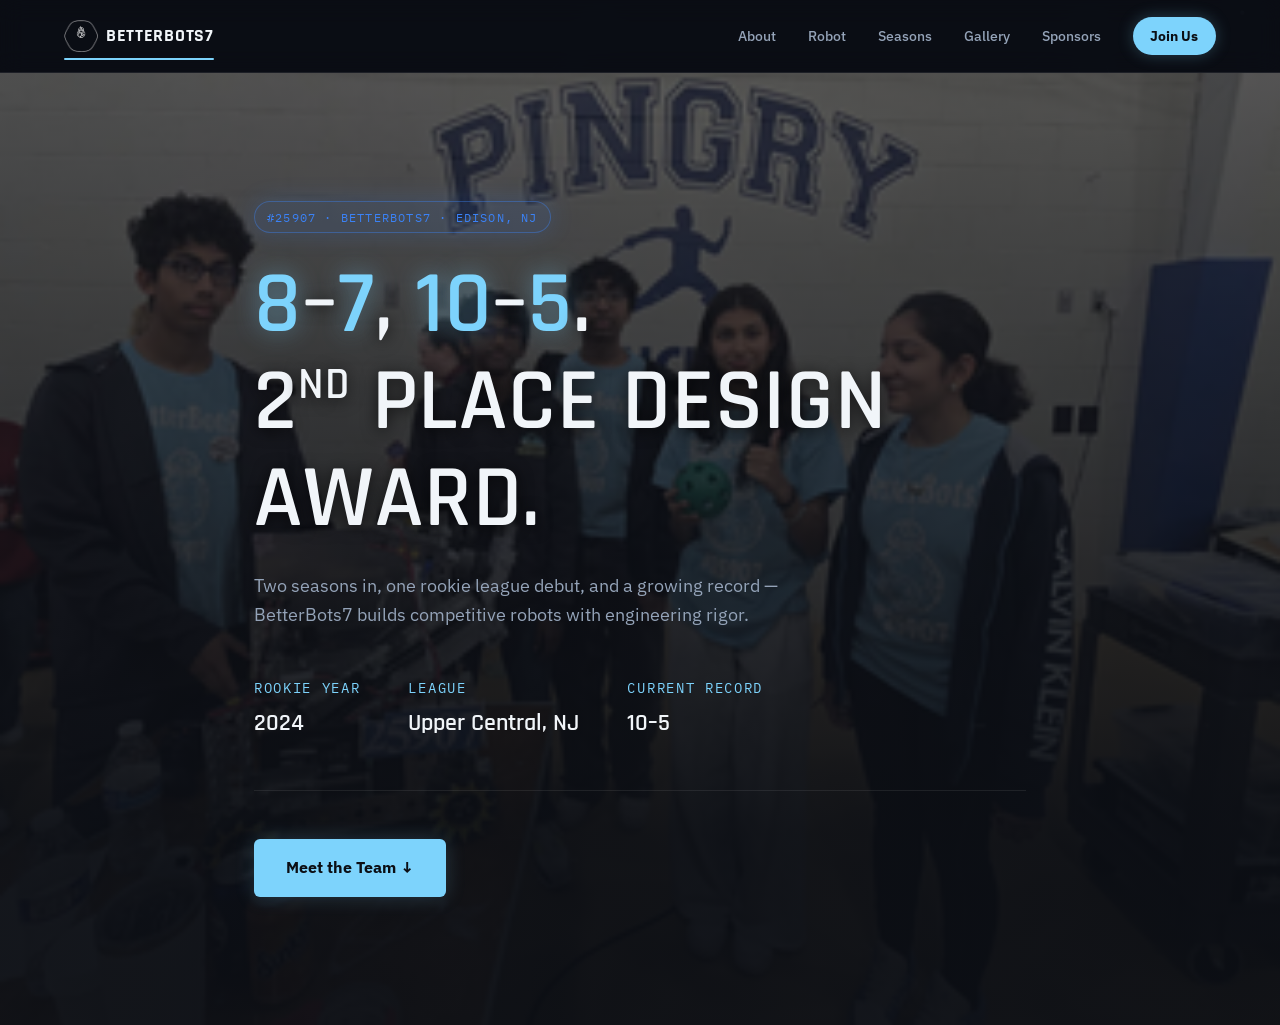
<file: index.html>
<!DOCTYPE html>
<html lang="en">
<head>
  <meta charset="UTF-8">
  <meta name="viewport" content="width=device-width, initial-scale=1">
  <title>BetterBots7 — FTC Team 25907 | Edison, NJ</title>
  <meta name="description" content="BetterBots7, FTC Robotics Team 25907 from Edison, NJ. Precision engineering, competitive results, and a rookie season that earned a Design Award.">
  <meta name="google-site-verification" content="ceASi6CBJ2-OFBX2RIFBFysR0HlBfrGkdrSK5sV07hs" />
  <meta name="google-site-verification" content="F-q0eqtkEG5CcOsSsQe8ecyDj1Gd4ppdkoxcbU5PjQ0" />

  <link rel="preconnect" href="https://fonts.googleapis.com">
  <link rel="preconnect" href="https://fonts.gstatic.com" crossorigin>
  <link href="https://fonts.googleapis.com/css2?family=Rajdhani:wght@500;600;700&family=IBM+Plex+Sans:wght@300;400;500;600&family=IBM+Plex+Mono:wght@400;500&display=swap" rel="stylesheet">

  <link rel="icon" type="image/png" href="images/favicon.png?v=4">
  <link rel="stylesheet" href="css/style.css?v=16">
</head>
<body>

  <div class="bg-ambient" aria-hidden="true">
    <canvas id="bgCanvas" class="bg-canvas"></canvas>
  </div>

  <header class="site-nav">
    <div class="container nav-inner">
      <a href="index.html" class="nav-brand" aria-current="page"><img src="images/logo-icon.png" alt="" class="nav-brand-logo">BETTERBOTS7</a>
      <nav class="nav-links" aria-label="Primary">
        <a href="about.html">About</a>
        <a href="robot.html">Robot</a>
        <a href="seasons.html">Seasons</a>
        <a href="gallery.html">Gallery</a>
        <a href="sponsors.html">Sponsors</a>
        <a href="join.html" class="nav-cta">Join Us</a>
      </nav>
    </div>
  </header>

  <main id="top">

    <!-- ============ HERO ============ -->
    <section class="hero" id="hero">
      <div class="hero-scrim"></div>
      <div class="container hero-inner">
        <span class="badge-id">#25907 · BETTERBOTS7 · EDISON, NJ</span>
        <h1 class="hero-headline">
          <span class="stat-count" data-target="8">0</span>–<span class="stat-count" data-target="7">0</span>,
          <span class="stat-count" data-target="10">0</span>–<span class="stat-count" data-target="5">0</span>.<br>
          2<sup>ND</sup> PLACE DESIGN AWARD.
        </h1>
        <p class="hero-sub">
          Two seasons in, one rookie league debut, and a growing record —
          BetterBots7 builds competitive robots with engineering rigor.
        </p>
        <div class="hero-meta">
          <div class="hero-meta-item">
            <span class="eyebrow">Rookie Year</span>
            <span class="hero-meta-value">2024</span>
          </div>
          <div class="hero-meta-item">
            <span class="eyebrow">League</span>
            <span class="hero-meta-value">Upper Central, NJ</span>
          </div>
          <div class="hero-meta-item">
            <span class="eyebrow">Current Record</span>
            <span class="hero-meta-value">10–5</span>
          </div>
        </div>
        <a href="about.html" class="btn-primary">Meet the Team ↓</a>
      </div>
    </section>

  </main>

  <script src="js/main.js?v=4" defer></script>
</body>
</html>
</file>
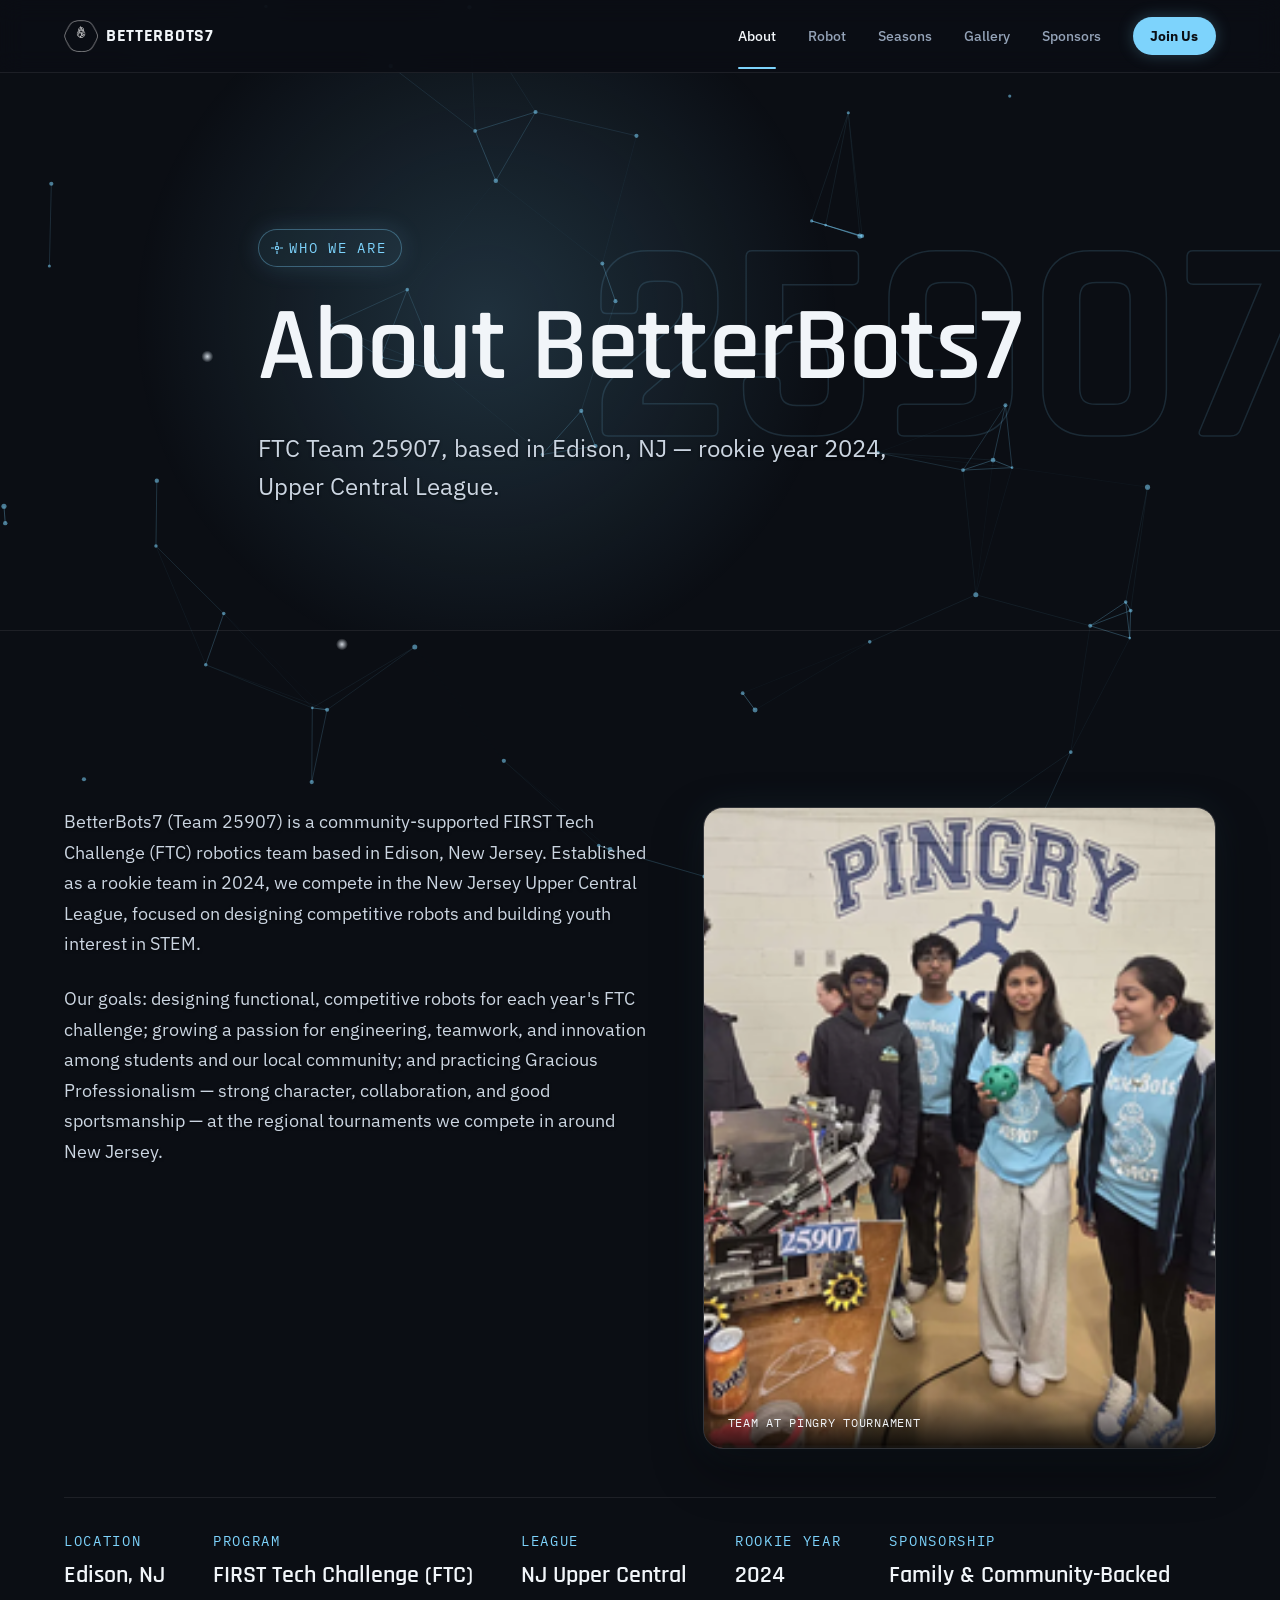
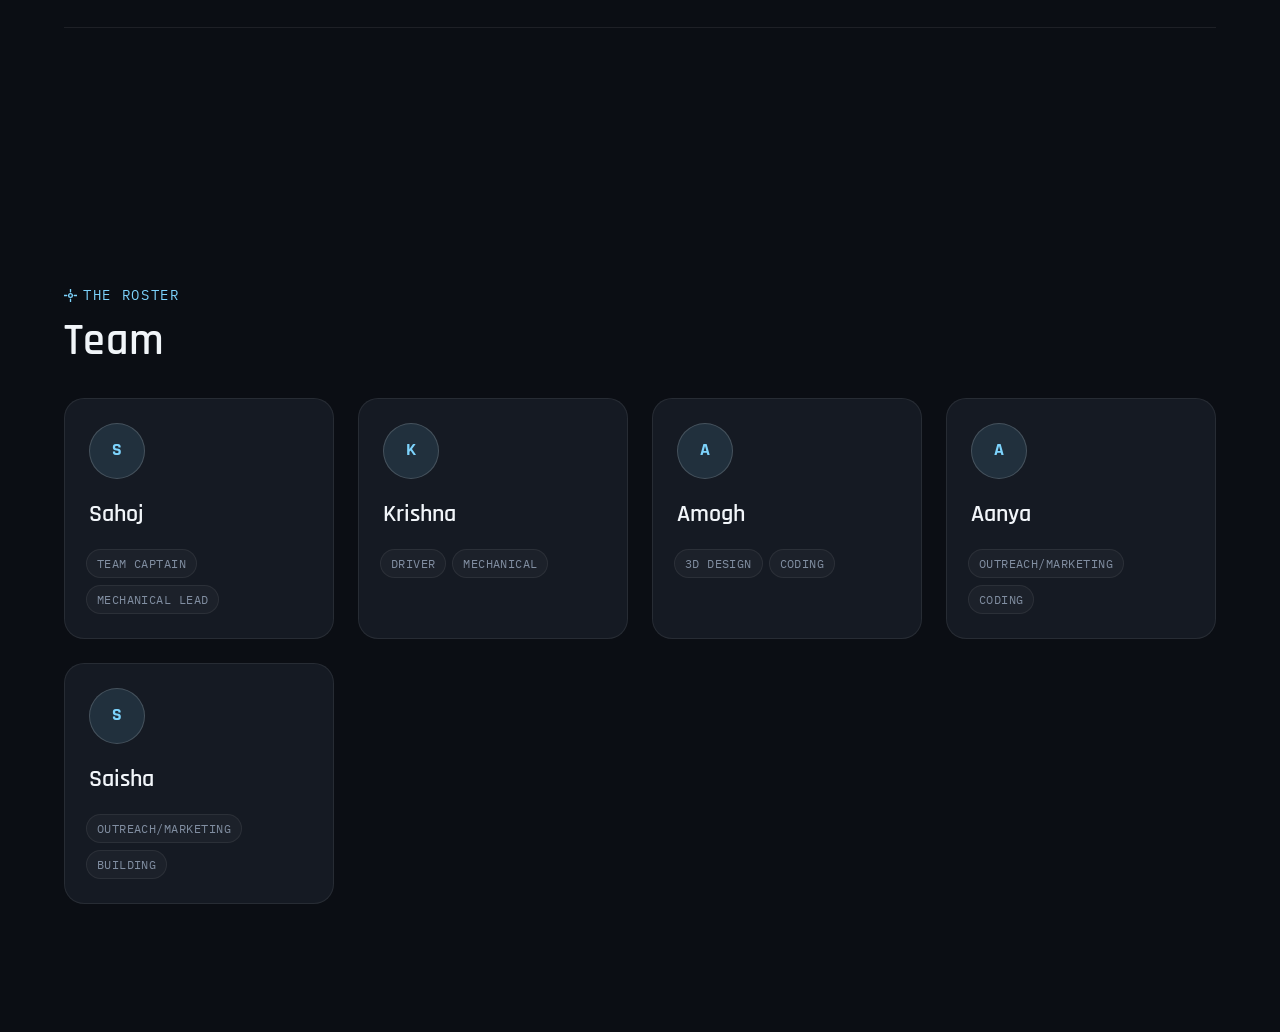
<file: about.html>
<!DOCTYPE html>
<html lang="en">
<head>
  <meta charset="UTF-8">
  <meta name="viewport" content="width=device-width, initial-scale=1">
  <title>About — BetterBots7</title>
  <meta name="description" content="Meet FTC Team 25907, BetterBots7 of Edison, NJ.">

  <link rel="preconnect" href="https://fonts.googleapis.com">
  <link rel="preconnect" href="https://fonts.gstatic.com" crossorigin>
  <link href="https://fonts.googleapis.com/css2?family=Rajdhani:wght@500;600;700&family=IBM+Plex+Sans:wght@300;400;500;600&family=IBM+Plex+Mono:wght@400;500&display=swap" rel="stylesheet">

  <link rel="icon" type="image/png" href="images/favicon.png?v=4">
  <link rel="stylesheet" href="css/style.css?v=16">
</head>
<body>

  <div class="bg-ambient" aria-hidden="true">
    <canvas id="bgCanvas" class="bg-canvas"></canvas>
  </div>

  <header class="site-nav">
    <div class="container nav-inner">
      <a href="index.html" class="nav-brand"><img src="images/logo-icon.png" alt="" class="nav-brand-logo">BETTERBOTS7</a>
      <nav class="nav-links" aria-label="Primary">
        <a href="about.html" aria-current="page">About</a>
        <a href="robot.html">Robot</a>
        <a href="seasons.html">Seasons</a>
        <a href="gallery.html">Gallery</a>
        <a href="sponsors.html">Sponsors</a>
        <a href="join.html" class="nav-cta">Join Us</a>
      </nav>
    </div>
  </header>

  <main>
    <section class="page-hero page-hero-xl">
      <div class="hero-glow-local" aria-hidden="true"></div>
      <div class="hero-watermark" aria-hidden="true">25907</div>
      <div class="container">
        <span class="eyebrow hero-badge reveal">Who We Are</span>
        <h1 class="page-hero-title reveal">About BetterBots7</h1>
        <p class="page-hero-sub reveal">
          FTC Team 25907, based in Edison, NJ — rookie year 2024, Upper Central League.
        </p>
      </div>
    </section>

    <section>
      <div class="container">
        <div class="about-intro-grid">
          <div class="about-body reveal">
            <p>
              BetterBots7 (Team 25907) is a community-supported FIRST Tech Challenge (FTC)
              robotics team based in Edison, New Jersey. Established as a rookie team in
              2024, we compete in the New Jersey Upper Central League, focused on designing
              competitive robots and building youth interest in STEM.
            </p>
            <p>
              Our goals: designing functional, competitive robots for each year's FTC
              challenge; growing a passion for engineering, teamwork, and innovation among
              students and our local community; and practicing Gracious Professionalism —
              strong character, collaboration, and good sportsmanship — at the regional
              tournaments we compete in around New Jersey.
            </p>
          </div>

          <figure class="intro-photo-card reveal">
            <img src="images/gallery/2025-team-pit.png" alt="BetterBots7 team members standing with their robot at the Pingry tournament" loading="lazy">
            <figcaption class="intro-photo-caption">Team at Pingry Tournament</figcaption>
          </figure>
        </div>

        <div class="fact-row reveal">
          <div class="fact-item">
            <span class="eyebrow">Location</span>
            <span class="fact-value">Edison, NJ</span>
          </div>
          <div class="fact-item">
            <span class="eyebrow">Program</span>
            <span class="fact-value">FIRST Tech Challenge (FTC)</span>
          </div>
          <div class="fact-item">
            <span class="eyebrow">League</span>
            <span class="fact-value">NJ Upper Central</span>
          </div>
          <div class="fact-item">
            <span class="eyebrow">Rookie Year</span>
            <span class="fact-value">2024</span>
          </div>
          <div class="fact-item">
            <span class="eyebrow">Sponsorship</span>
            <span class="fact-value">Family &amp; Community-Backed</span>
          </div>
        </div>

      </div>
    </section>

    <section>
      <div class="container">
        <span class="eyebrow reveal">The Roster</span>
        <h2 class="section-title reveal">Team</h2>

        <div class="team-grid">
          <div class="team-card reveal">
            <span class="team-avatar">S</span>
            <span class="team-name">Sahoj</span>
            <div class="team-roles">
              <span class="team-role-tag">Team Captain</span>
              <span class="team-role-tag">Mechanical Lead</span>
            </div>
          </div>
          <div class="team-card reveal">
            <span class="team-avatar">K</span>
            <span class="team-name">Krishna</span>
            <div class="team-roles">
              <span class="team-role-tag">Driver</span>
              <span class="team-role-tag">Mechanical</span>
            </div>
          </div>
          <div class="team-card reveal">
            <span class="team-avatar">A</span>
            <span class="team-name">Amogh</span>
            <div class="team-roles">
              <span class="team-role-tag">3D Design</span>
              <span class="team-role-tag">Coding</span>
            </div>
          </div>
          <div class="team-card reveal">
            <span class="team-avatar">A</span>
            <span class="team-name">Aanya</span>
            <div class="team-roles">
              <span class="team-role-tag">Outreach/Marketing</span>
              <span class="team-role-tag">Coding</span>
            </div>
          </div>
          <div class="team-card reveal">
            <span class="team-avatar">S</span>
            <span class="team-name">Saisha</span>
            <div class="team-roles">
              <span class="team-role-tag">Outreach/Marketing</span>
              <span class="team-role-tag">Building</span>
            </div>
          </div>
        </div>
      </div>
    </section>
  </main>

  <script src="js/main.js?v=4" defer></script>
</body>
</html>
</file>
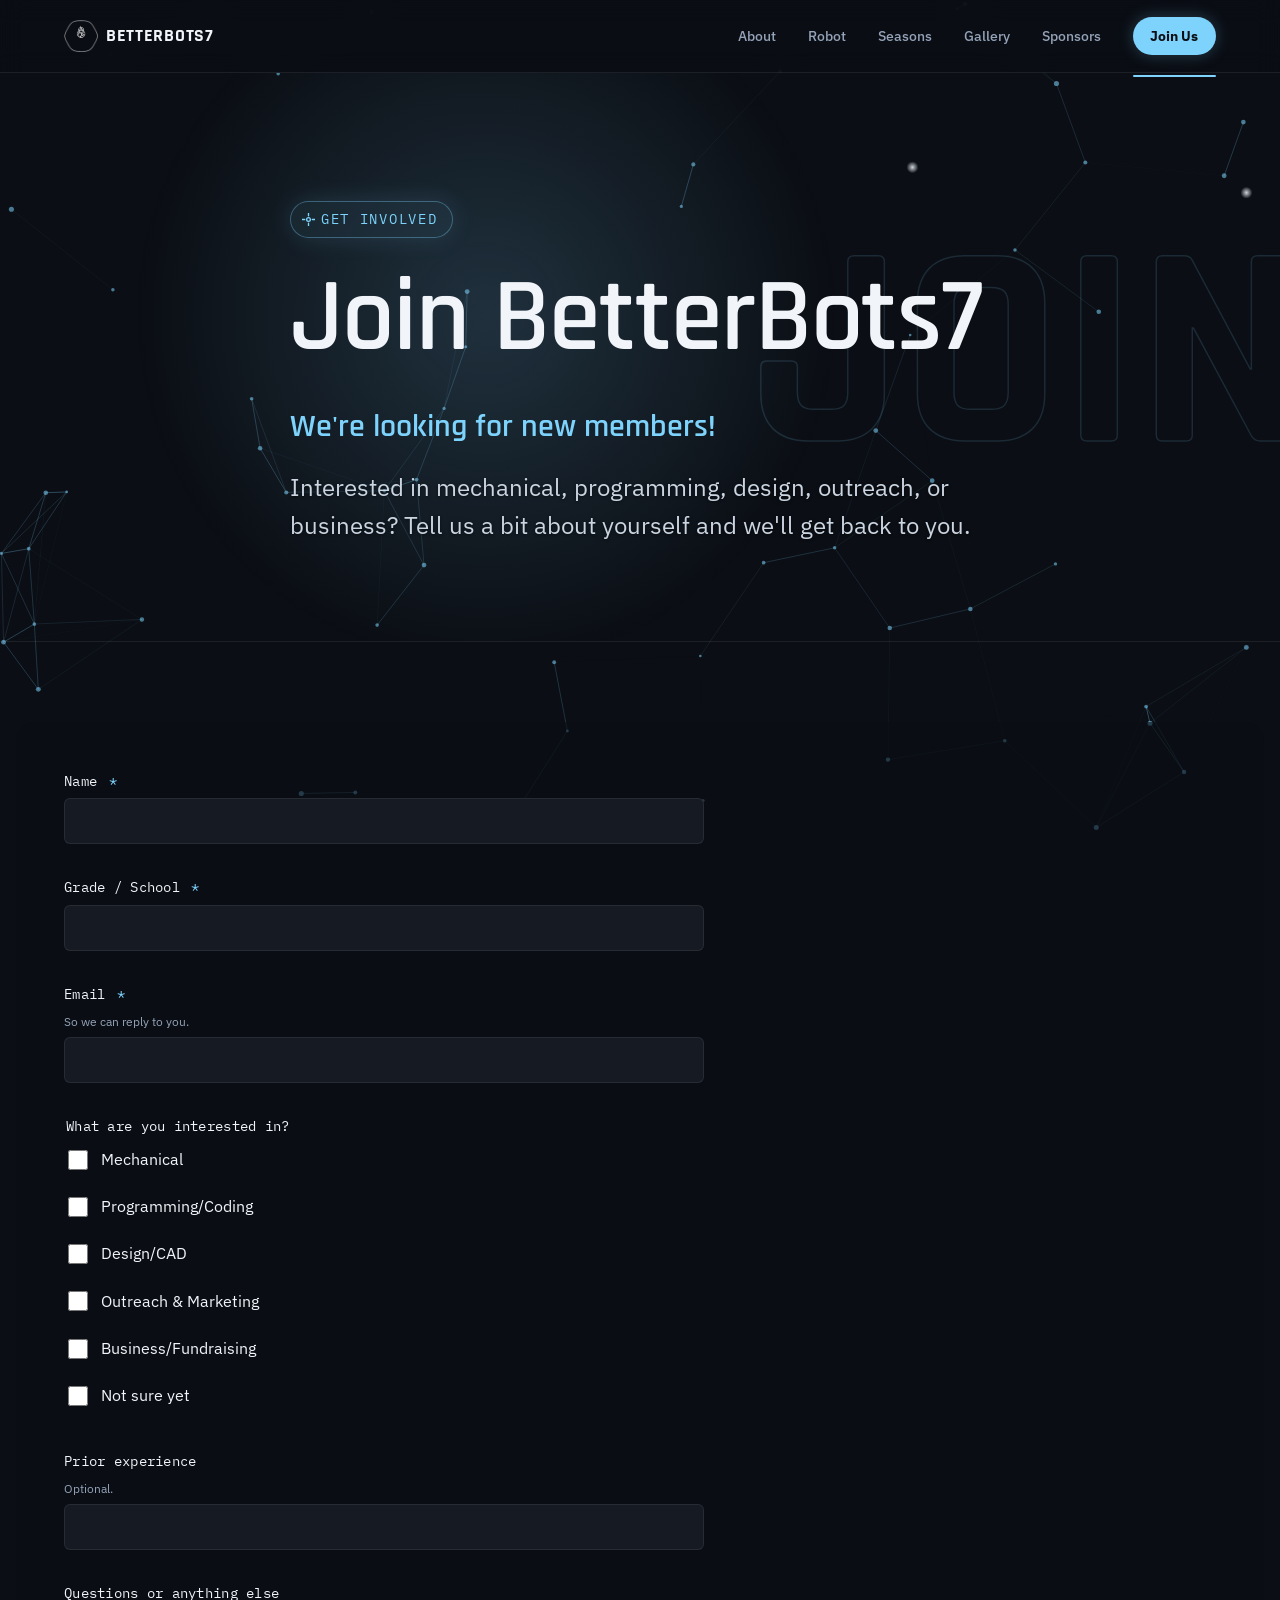
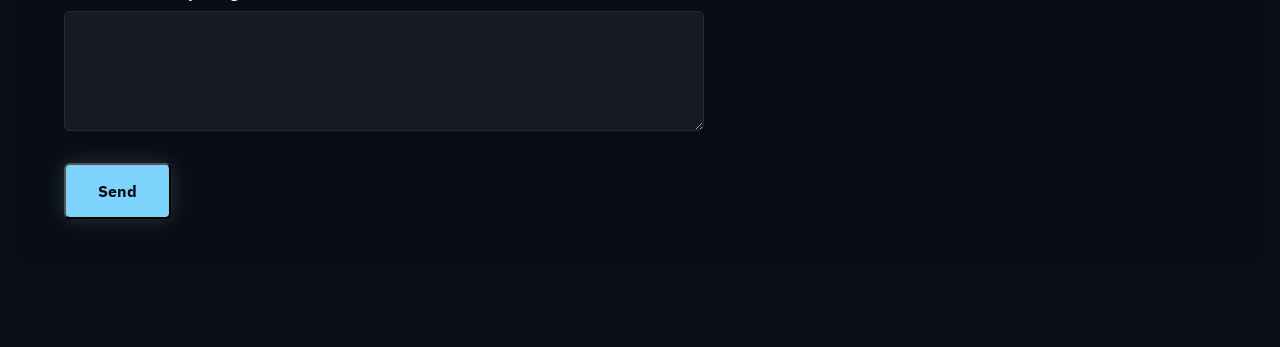
<file: join.html>
<!DOCTYPE html>
<html lang="en">
<head>
  <meta charset="UTF-8">
  <meta name="viewport" content="width=device-width, initial-scale=1">
  <title>Join Us — BetterBots7</title>
  <meta name="description" content="Interested in joining FTC Team 25907, BetterBots7? Send us your info.">

  <link rel="preconnect" href="https://fonts.googleapis.com">
  <link rel="preconnect" href="https://fonts.gstatic.com" crossorigin>
  <link href="https://fonts.googleapis.com/css2?family=Rajdhani:wght@500;600;700&family=IBM+Plex+Sans:wght@300;400;500;600&family=IBM+Plex+Mono:wght@400;500&display=swap" rel="stylesheet">

  <link rel="icon" type="image/png" href="images/favicon.png?v=4">
  <link rel="stylesheet" href="css/style.css?v=16">
</head>
<body>

  <div class="bg-ambient" aria-hidden="true">
    <canvas id="bgCanvas" class="bg-canvas"></canvas>
  </div>

  <header class="site-nav">
    <div class="container nav-inner">
      <a href="index.html" class="nav-brand"><img src="images/logo-icon.png" alt="" class="nav-brand-logo">BETTERBOTS7</a>
      <nav class="nav-links" aria-label="Primary">
        <a href="about.html">About</a>
        <a href="robot.html">Robot</a>
        <a href="seasons.html">Seasons</a>
        <a href="gallery.html">Gallery</a>
        <a href="sponsors.html">Sponsors</a>
        <a href="join.html" class="nav-cta" aria-current="page">Join Us</a>
      </nav>
    </div>
  </header>

  <main>
    <section class="page-hero page-hero-xl">
      <div class="hero-glow-local" aria-hidden="true"></div>
      <div class="hero-watermark" aria-hidden="true">JOIN</div>
      <div class="container">
        <span class="eyebrow hero-badge reveal">Get Involved</span>
        <h1 class="page-hero-title reveal">Join BetterBots7</h1>
        <p class="join-callout reveal">We're looking for new members!</p>
        <p class="page-hero-sub reveal">
          Interested in mechanical, programming, design, outreach, or business? Tell us a bit
          about yourself and we'll get back to you.
        </p>
      </div>
    </section>

    <section>
      <div class="container content-dense">

        <form class="form" id="joinForm" action="https://formspree.io/f/xppakdzv" method="POST">
          <input type="text" name="_gotcha" style="display:none" tabindex="-1" autocomplete="off">
          <input type="hidden" name="_subject" value="New BetterBots7 interest form submission">

          <div class="form-field">
            <label class="form-label" for="field-name">Name <span class="required">*</span></label>
            <input class="form-input" type="text" id="field-name" name="name" autocomplete="name" required>
          </div>

          <div class="form-field">
            <label class="form-label" for="field-grade-school">Grade / School <span class="required">*</span></label>
            <input class="form-input" type="text" id="field-grade-school" name="grade_school" required>
          </div>

          <div class="form-field">
            <label class="form-label" for="field-email">Email <span class="required">*</span></label>
            <span class="form-hint">So we can reply to you.</span>
            <input class="form-input" type="email" id="field-email" name="email" autocomplete="email" required>
          </div>

          <fieldset class="form-field">
            <legend class="form-label">What are you interested in?</legend>
            <div class="form-checkbox-group">
              <label class="form-checkbox"><input type="checkbox" name="interest" value="Mechanical"> Mechanical</label>
              <label class="form-checkbox"><input type="checkbox" name="interest" value="Programming/Coding"> Programming/Coding</label>
              <label class="form-checkbox"><input type="checkbox" name="interest" value="Design/CAD"> Design/CAD</label>
              <label class="form-checkbox"><input type="checkbox" name="interest" value="Outreach & Marketing"> Outreach &amp; Marketing</label>
              <label class="form-checkbox"><input type="checkbox" name="interest" value="Business/Fundraising"> Business/Fundraising</label>
              <label class="form-checkbox"><input type="checkbox" name="interest" value="Not sure yet"> Not sure yet</label>
            </div>
          </fieldset>

          <div class="form-field">
            <label class="form-label" for="field-experience">Prior experience</label>
            <span class="form-hint">Optional.</span>
            <input class="form-input" type="text" id="field-experience" name="experience">
          </div>

          <div class="form-field">
            <label class="form-label" for="field-message">Questions or anything else</label>
            <textarea class="form-textarea" id="field-message" name="message"></textarea>
          </div>

          <div>
            <button class="btn-primary" type="submit" id="joinSubmit">Send</button>
            <p class="form-error" id="joinError" role="alert" hidden></p>
          </div>
        </form>

        <div class="form-confirmation reveal" id="joinConfirmation" role="status" aria-live="polite" hidden>
          <span class="form-confirmation-icon" aria-hidden="true">
            <svg width="24" height="24" viewBox="0 0 24 24" fill="none" stroke="currentColor" stroke-width="2.5" stroke-linecap="round" stroke-linejoin="round"><polyline points="20 6 9 17 4 12"></polyline></svg>
          </span>
          <h2 class="cta-card-title">Thanks — we got it!</h2>
          <p class="cta-card-body">We'll read your message and get back to you by email soon.</p>
        </div>

      </div>
    </section>
  </main>

  <script src="js/main.js?v=4" defer></script>
</body>
</html>
</file>
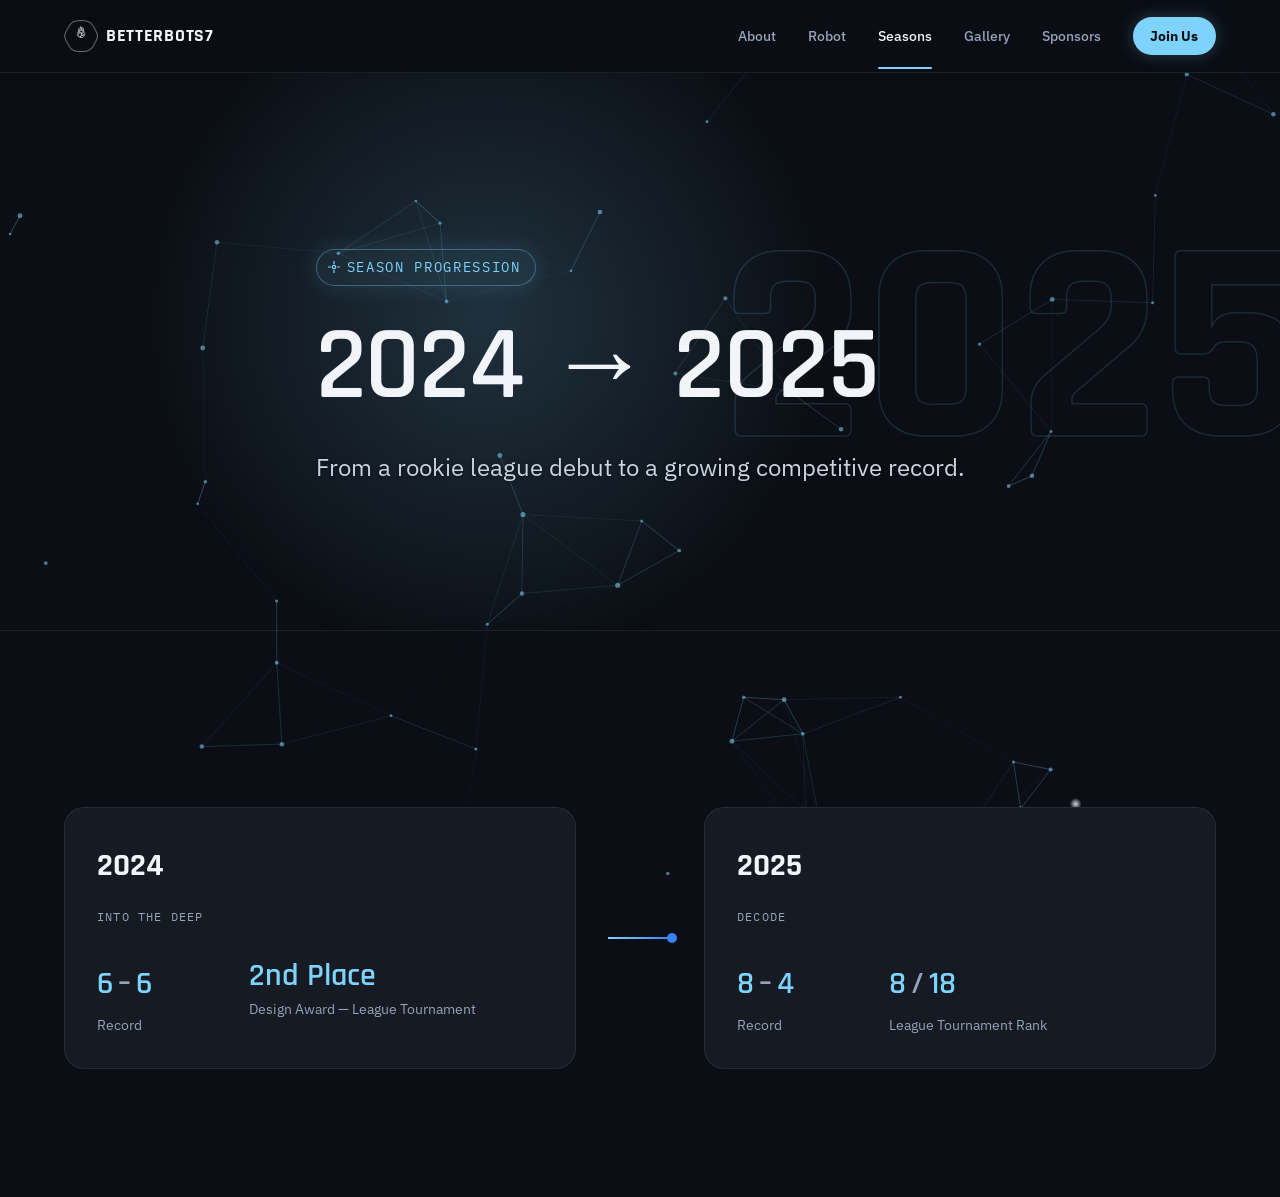
<file: seasons.html>
<!DOCTYPE html>
<html lang="en">
<head>
  <meta charset="UTF-8">
  <meta name="viewport" content="width=device-width, initial-scale=1">
  <title>Seasons — BetterBots7</title>
  <meta name="description" content="BetterBots7 season-by-season results: 2024 INTO THE DEEP and 2025 DECODE.">

  <link rel="preconnect" href="https://fonts.googleapis.com">
  <link rel="preconnect" href="https://fonts.gstatic.com" crossorigin>
  <link href="https://fonts.googleapis.com/css2?family=Rajdhani:wght@500;600;700&family=IBM+Plex+Sans:wght@300;400;500;600&family=IBM+Plex+Mono:wght@400;500&display=swap" rel="stylesheet">

  <link rel="icon" type="image/png" href="images/favicon.png?v=4">
  <link rel="stylesheet" href="css/style.css?v=16">
</head>
<body>

  <div class="bg-ambient" aria-hidden="true">
    <canvas id="bgCanvas" class="bg-canvas"></canvas>
  </div>

  <header class="site-nav">
    <div class="container nav-inner">
      <a href="index.html" class="nav-brand"><img src="images/logo-icon.png" alt="" class="nav-brand-logo">BETTERBOTS7</a>
      <nav class="nav-links" aria-label="Primary">
        <a href="about.html">About</a>
        <a href="robot.html">Robot</a>
        <a href="seasons.html" aria-current="page">Seasons</a>
        <a href="gallery.html">Gallery</a>
        <a href="sponsors.html">Sponsors</a>
        <a href="join.html" class="nav-cta">Join Us</a>
      </nav>
    </div>
  </header>

  <main>

    <section class="page-hero page-hero-xl">
      <div class="hero-glow-local" aria-hidden="true"></div>
      <div class="hero-watermark" aria-hidden="true">2025</div>
      <div class="container">
        <span class="eyebrow hero-badge reveal">Season Progression</span>
        <h1 class="page-hero-title reveal">2024 → 2025</h1>
        <p class="page-hero-sub reveal">
          From a rookie league debut to a growing competitive record.
        </p>
      </div>
    </section>

    <!-- ============ SEASON TIMELINE ============ -->
    <section class="seasons" id="seasons">
      <div class="container">
        <div class="timeline-track">
          <div class="timeline-node reveal">
            <span class="timeline-year">2024</span>
            <span class="timeline-season">INTO THE DEEP</span>
            <div class="timeline-stats">
              <div class="timeline-stat">
                <span class="timeline-stat-value"><span class="stat-count" data-target="8">0</span><span class="timeline-stat-sep">–</span><span class="stat-count" data-target="7">0</span></span>
                <span class="timeline-stat-label">Record</span>
              </div>
              <div class="timeline-stat">
                <span class="timeline-stat-text">2nd Place</span>
                <span class="timeline-stat-label">Design Award — League Tournament</span>
              </div>
            </div>
          </div>

          <div class="timeline-connector" aria-hidden="true"></div>

          <div class="timeline-node reveal">
            <span class="timeline-year">2025</span>
            <span class="timeline-season">DECODE</span>
            <div class="timeline-stats">
              <div class="timeline-stat">
                <span class="timeline-stat-value"><span class="stat-count" data-target="10">0</span><span class="timeline-stat-sep">–</span><span class="stat-count" data-target="5">0</span></span>
                <span class="timeline-stat-label">Record</span>
              </div>
              <div class="timeline-stat">
                <span class="timeline-stat-value"><span class="stat-count" data-target="10">0</span><span class="timeline-stat-sep">/</span><span class="stat-count" data-target="23">0</span></span>
                <span class="timeline-stat-label">League Tournament Rank</span>
              </div>
            </div>
          </div>
        </div>
      </div>
    </section>

  </main>

  <script src="js/main.js?v=4" defer></script>
</body>
</html>
</file>
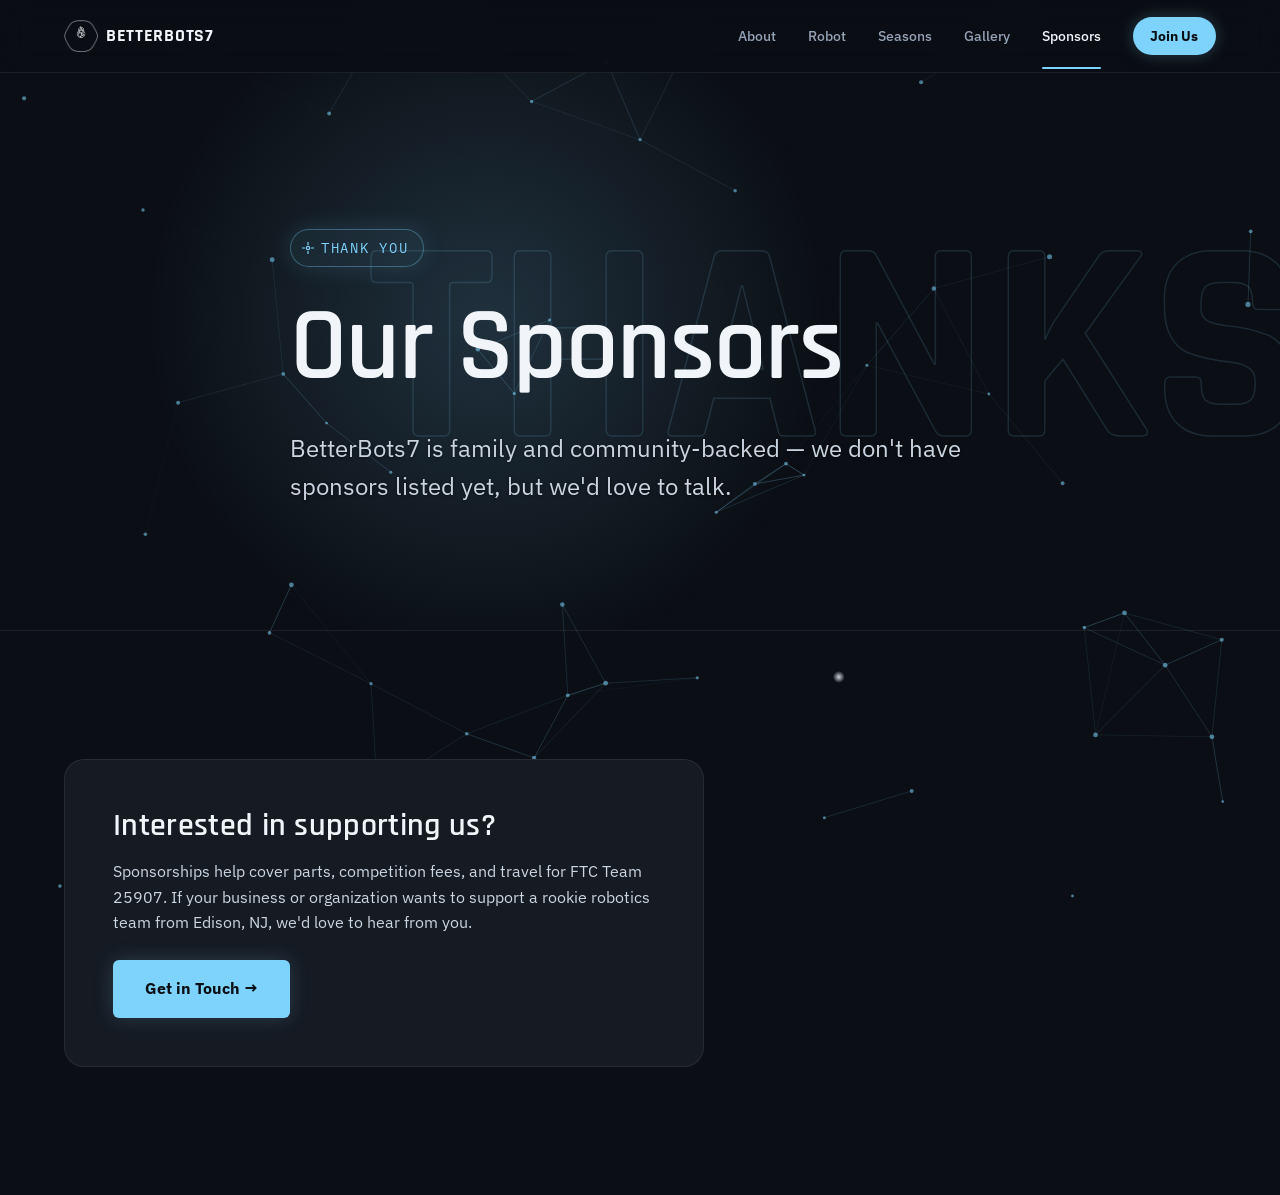
<file: sponsors.html>
<!DOCTYPE html>
<html lang="en">
<head>
  <meta charset="UTF-8">
  <meta name="viewport" content="width=device-width, initial-scale=1">
  <title>Sponsors — BetterBots7</title>
  <meta name="description" content="The sponsors who support FTC Team 25907, BetterBots7.">

  <link rel="preconnect" href="https://fonts.googleapis.com">
  <link rel="preconnect" href="https://fonts.gstatic.com" crossorigin>
  <link href="https://fonts.googleapis.com/css2?family=Rajdhani:wght@500;600;700&family=IBM+Plex+Sans:wght@300;400;500;600&family=IBM+Plex+Mono:wght@400;500&display=swap" rel="stylesheet">

  <link rel="icon" type="image/png" href="images/favicon.png?v=4">
  <link rel="stylesheet" href="css/style.css?v=16">
</head>
<body>

  <div class="bg-ambient" aria-hidden="true">
    <canvas id="bgCanvas" class="bg-canvas"></canvas>
  </div>

  <header class="site-nav">
    <div class="container nav-inner">
      <a href="index.html" class="nav-brand"><img src="images/logo-icon.png" alt="" class="nav-brand-logo">BETTERBOTS7</a>
      <nav class="nav-links" aria-label="Primary">
        <a href="about.html">About</a>
        <a href="robot.html">Robot</a>
        <a href="seasons.html">Seasons</a>
        <a href="gallery.html">Gallery</a>
        <a href="sponsors.html" aria-current="page">Sponsors</a>
        <a href="join.html" class="nav-cta">Join Us</a>
      </nav>
    </div>
  </header>

  <main>
    <section class="page-hero page-hero-xl">
      <div class="hero-glow-local" aria-hidden="true"></div>
      <div class="hero-watermark" aria-hidden="true">THANKS</div>
      <div class="container">
        <span class="eyebrow hero-badge reveal">Thank You</span>
        <h1 class="page-hero-title reveal">Our Sponsors</h1>
        <p class="page-hero-sub reveal">
          BetterBots7 is family and community-backed — we don't have sponsors listed yet,
          but we'd love to talk.
        </p>
      </div>
    </section>

    <section>
      <div class="container">
        <div class="cta-card reveal">
          <h2 class="cta-card-title">Interested in supporting us?</h2>
          <p class="cta-card-body">
            Sponsorships help cover parts, competition fees, and travel for FTC Team 25907.
            If your business or organization wants to support a rookie robotics team from
            Edison, NJ, we'd love to hear from you.
          </p>
          <a href="mailto:sahojpatkar@gmail.com?subject=Sponsoring%20BetterBots7%20(Team%2025907)" class="btn-primary">
            Get in Touch →
          </a>
        </div>
      </div>
    </section>
  </main>

  <script src="js/main.js?v=4" defer></script>
</body>
</html>
</file>
<file: css/style.css>
/* ==========================================================================
   BetterBots7 — Design Tokens ("Blueprint & Ember")
   ========================================================================== */

:root {
  /* Color */
  --color-bg: #0B0E14;
  --color-surface: #151A23;
  --color-surface-raised: #1B2230;
  --color-border: rgba(255, 255, 255, 0.08);
  --color-border-strong: rgba(255, 255, 255, 0.16);

  --color-primary: #7DD3FC;       /* Team Blue — CTAs, stat highlights */
  --color-primary-dim: #3FA9D9;
  --color-accent: #3B82F6;        /* Blueprint — links, data callouts */
  --color-accent-dim: #2563EB;

  --color-fg: #F1F5F9;
  --color-body: #CBD5E1;   /* Primary paragraph copy — brighter than muted */
  --color-muted: #94A3B8;  /* Secondary labels, captions, hints */
  --color-muted-2: #64748B;

  --color-win: #22C55E;
  --color-loss: #EF4444;

  --color-ring: var(--color-primary);

  /* Typography */
  --font-display: 'Rajdhani', sans-serif;
  --font-body: 'IBM Plex Sans', sans-serif;
  --font-mono: 'IBM Plex Mono', monospace;

  /* Type scale */
  --text-xs: 0.75rem;
  --text-sm: 0.875rem;
  --text-base: 1rem;
  --text-lg: 1.125rem;
  --text-xl: 1.5rem;
  --text-2xl: 2rem;
  --text-3xl: 2.75rem;
  --text-4xl: 4rem;
  --text-5xl: 5.5rem;

  /* Spacing (8pt rhythm) */
  --space-1: 0.5rem;
  --space-2: 1rem;
  --space-3: 1.5rem;
  --space-4: 2rem;
  --space-6: 3rem;
  --space-8: 4rem;
  --space-12: 6rem;
  --space-16: 8rem;

  /* Layout */
  --container-max: 1200px;
  --radius-sm: 6px;
  --radius-md: 12px;
  --radius-lg: 20px;

  /* Motion */
  --ease-out: cubic-bezier(0.16, 1, 0.3, 1);
  --dur-fast: 150ms;
  --dur-base: 250ms;
  --dur-slow: 400ms;

  --z-nav: 100;
  --z-lightbox: 1000;
}

/* ==========================================================================
   Reset
   ========================================================================== */

*, *::before, *::after { box-sizing: border-box; }

[hidden] { display: none !important; }

html {
  scroll-behavior: smooth;
}

@media (prefers-reduced-motion: reduce) {
  html { scroll-behavior: auto; }
  *, *::before, *::after {
    animation-duration: 0.01ms !important;
    animation-iteration-count: 1 !important;
    transition-duration: 0.01ms !important;
    scroll-behavior: auto !important;
  }
}

body {
  margin: 0;
  background: var(--color-bg);
  color: var(--color-fg);
  font-family: var(--font-body);
  font-size: var(--text-base);
  line-height: 1.6;
  -webkit-font-smoothing: antialiased;
}

/* ==========================================================================
   Ambient background — live circuit-node network (canvas)
   ========================================================================== */

.bg-ambient {
  position: fixed;
  inset: 0;
  z-index: -1;
  overflow: hidden;
  pointer-events: none;
}

.bg-canvas {
  position: absolute;
  inset: 0;
  display: block;
}

img { max-width: 100%; display: block; }

a { color: var(--color-accent); text-decoration: none; }

h1, h2, h3, h4 {
  font-family: var(--font-display);
  font-weight: 600;
  line-height: 1.1;
  margin: 0;
  letter-spacing: 0.01em;
}

p { margin: 0; }

button { font-family: inherit; cursor: pointer; }

/* Visible focus states everywhere, keyboard-only */
:focus-visible {
  outline: 2px solid var(--color-ring);
  outline-offset: 3px;
  border-radius: var(--radius-sm);
}

.container {
  max-width: var(--container-max);
  margin: 0 auto;
  padding: 0 var(--space-3);
}

section {
  padding: var(--space-16) 0;
}

.eyebrow {
  display: inline-flex;
  align-items: center;
  gap: 0.45em;
  font-family: var(--font-mono);
  font-size: var(--text-sm);
  letter-spacing: 0.12em;
  text-transform: uppercase;
  color: var(--color-primary);
}

.eyebrow.reveal::before {
  content: '';
  flex: 0 0 auto;
  display: inline-block;
  width: 0.9em;
  height: 0.9em;
  background-color: currentColor;
  -webkit-mask-image: url("data:image/svg+xml,%3Csvg xmlns='http://www.w3.org/2000/svg' viewBox='0 0 16 16'%3E%3Ccircle cx='8' cy='8' r='2.2' fill='none' stroke='black' stroke-width='1.6'/%3E%3Cpath d='M8 0v3.5M8 12.5V16M0 8h3.5M12.5 8H16' stroke='black' stroke-width='1.6' stroke-linecap='round'/%3E%3C/svg%3E");
  mask-image: url("data:image/svg+xml,%3Csvg xmlns='http://www.w3.org/2000/svg' viewBox='0 0 16 16'%3E%3Ccircle cx='8' cy='8' r='2.2' fill='none' stroke='black' stroke-width='1.6'/%3E%3Cpath d='M8 0v3.5M8 12.5V16M0 8h3.5M12.5 8H16' stroke='black' stroke-width='1.6' stroke-linecap='round'/%3E%3C/svg%3E");
  -webkit-mask-size: contain;
  mask-size: contain;
  -webkit-mask-repeat: no-repeat;
  mask-repeat: no-repeat;
  -webkit-mask-position: center;
  mask-position: center;
}

.section-title {
  font-size: var(--text-3xl);
  margin-top: var(--space-1);
  margin-bottom: var(--space-4);
}

/* ==========================================================================
   Scroll-reveal utility (JS toggles .is-visible via IntersectionObserver)
   ========================================================================== */

.reveal {
  opacity: 0;
  transform: translateY(12px);
  transition: opacity var(--dur-slow) var(--ease-out), transform var(--dur-slow) var(--ease-out);
}

.reveal.is-visible {
  opacity: 1;
  transform: translateY(0);
}

@media (prefers-reduced-motion: reduce) {
  .reveal { opacity: 1; transform: none; transition: none; }
}

/* ==========================================================================
   Nav
   ========================================================================== */

.site-nav {
  position: sticky;
  top: 0;
  z-index: var(--z-nav);
  background: rgba(11, 14, 20, 0.85);
  backdrop-filter: blur(12px);
  border-bottom: 1px solid var(--color-border);
}

.nav-inner {
  display: flex;
  align-items: center;
  justify-content: space-between;
  height: 72px;
}

.nav-brand {
  display: flex;
  align-items: center;
  gap: var(--space-1);
  font-family: var(--font-display);
  font-weight: 700;
  font-size: var(--text-lg);
  letter-spacing: 0.04em;
  color: var(--color-fg);
}

.nav-brand-logo {
  height: 32px;
  width: auto;
  display: block;
}

.nav-links {
  display: flex;
  align-items: center;
  gap: var(--space-4);
}

.nav-links a {
  color: var(--color-muted);
  font-size: var(--text-sm);
  font-weight: 500;
  transition: color var(--dur-base) var(--ease-out);
}

.nav-links a:hover,
.nav-links a:focus-visible {
  color: var(--color-fg);
}

.nav-cta {
  padding: 0.5rem 1.1rem;
  border-radius: 999px;
  background: var(--color-primary);
  color: #0B0E14 !important;
  font-weight: 700 !important;
  box-shadow: 0 0 16px rgba(125, 211, 252, 0.25);
  transition: background var(--dur-base) var(--ease-out), box-shadow var(--dur-base) var(--ease-out), transform var(--dur-base) var(--ease-out);
}

.nav-cta:hover {
  background: #A7E4FD;
  box-shadow: 0 0 28px rgba(125, 211, 252, 0.55);
  transform: scale(1.05);
}

.nav-links a[aria-current="page"],
.nav-brand[aria-current="page"] {
  color: var(--color-fg);
  position: relative;
}

.nav-links a[aria-current="page"]::after {
  content: '';
  position: absolute;
  left: 0;
  right: 0;
  bottom: -22px;
  height: 2px;
  background: var(--color-primary);
  border-radius: 2px;
}

.nav-brand[aria-current="page"]::after {
  content: '';
  position: absolute;
  left: 0;
  right: 0;
  bottom: -8px;
  height: 2px;
  background: var(--color-primary);
  border-radius: 2px;
}

/* ==========================================================================
   Generic sub-page hero (About / Robot / Gallery / Sponsors placeholders)
   ========================================================================== */

.page-hero {
  padding-top: var(--space-12);
  padding-bottom: var(--space-8);
  border-bottom: 1px solid var(--color-border);
}

.page-hero-title {
  font-size: clamp(var(--text-2xl), 5vw, var(--text-4xl));
  margin-bottom: var(--space-2);
}

/* ==========================================================================
   Bold sub-page hero ("XL" variant — one committed visual moment per page)
   ========================================================================== */

.page-hero-xl {
  position: relative;
  overflow: hidden;
  padding-top: var(--space-16);
  padding-bottom: var(--space-12);
  min-height: 62vh;
  display: flex;
  align-items: center;
}

.page-hero-xl .container {
  position: relative;
  z-index: 1;
}

.page-hero-xl .page-hero-title {
  font-size: clamp(3rem, 9vw, 6.5rem);
  letter-spacing: -0.01em;
  margin-bottom: var(--space-3);
}

.page-hero-xl .page-hero-sub {
  font-size: var(--text-xl);
  max-width: 700px;
}

.hero-badge {
  padding: 0.4rem 0.9rem 0.4rem 0.7rem;
  border: 1px solid rgba(125, 211, 252, 0.35);
  border-radius: 999px;
  background: rgba(125, 211, 252, 0.06);
  box-shadow: 0 0 24px rgba(125, 211, 252, 0.14);
  margin-bottom: var(--space-3);
}

.hero-watermark {
  position: absolute;
  top: 50%;
  right: -2%;
  transform: translateY(-50%);
  z-index: 0;
  font-family: var(--font-display);
  font-weight: 700;
  font-size: clamp(9rem, 24vw, 18rem);
  line-height: 1;
  color: transparent;
  -webkit-text-stroke: 1.5px rgba(125, 211, 252, 0.14);
  white-space: nowrap;
  pointer-events: none;
  user-select: none;
}

.hero-glow-local {
  position: absolute;
  z-index: 0;
  top: -25%;
  left: 8%;
  width: 60vw;
  height: 60vw;
  max-width: 900px;
  max-height: 900px;
  border-radius: 50%;
  background: radial-gradient(circle, rgba(125, 211, 252, 0.18) 0%, rgba(125, 211, 252, 0) 65%);
  pointer-events: none;
}

@media (max-width: 700px) {
  .hero-watermark { display: none; }
  .page-hero-xl { min-height: 0; }
}

/* ==========================================================================
   Content-dense wash — mutes the ambient grid/glow behind dense sections
   (spec sheets, forms) so it doesn't compete with information-heavy UI
   ========================================================================== */

.content-dense {
  position: relative;
}

.content-dense::before {
  content: '';
  position: absolute;
  inset: -3rem -1.5rem;
  z-index: -1;
  background: rgba(11, 14, 20, 0.6);
  border-radius: var(--radius-lg);
}

.page-hero-sub {
  color: var(--color-body);
  font-size: var(--text-lg);
  max-width: 640px;
  text-shadow: 0 1px 3px rgba(0, 0, 0, 0.5);
}

.join-callout {
  font-family: var(--font-display);
  font-size: var(--text-2xl);
  font-weight: 600;
  color: var(--color-primary);
  margin-bottom: var(--space-2);
}

.about-body {
  max-width: 620px;
  display: flex;
  flex-direction: column;
  gap: var(--space-3);
  color: var(--color-fg);
  font-size: var(--text-lg);
  line-height: 1.7;
}

.about-body p {
  color: var(--color-body);
  text-shadow: 0 1px 3px rgba(0, 0, 0, 0.5);
}

.about-intro-grid {
  display: grid;
  grid-template-columns: 1.15fr 1fr;
  gap: var(--space-6);
  align-items: start;
  margin-top: var(--space-6);
}

.intro-photo-card {
  position: relative;
  margin: 0;
  border-radius: var(--radius-lg);
  overflow: hidden;
  border: 1px solid var(--color-border-strong);
  aspect-ratio: 4 / 5;
  box-shadow: 0 20px 50px rgba(0, 0, 0, 0.4), 0 0 40px rgba(125, 211, 252, 0.08);
}

.intro-photo-card img {
  width: 100%;
  height: 100%;
  object-fit: cover;
  display: block;
}

.intro-photo-caption {
  position: absolute;
  left: 0;
  right: 0;
  bottom: 0;
  padding: var(--space-2) var(--space-3);
  background: linear-gradient(180deg, transparent, rgba(0,0,0,0.85));
  color: var(--color-fg);
  font-family: var(--font-mono);
  font-size: var(--text-xs);
  letter-spacing: 0.06em;
  text-transform: uppercase;
}

@media (max-width: 860px) {
  .about-intro-grid {
    grid-template-columns: 1fr;
  }
  .intro-photo-card {
    aspect-ratio: 16 / 10;
  }
}

.fact-row {
  display: flex;
  flex-wrap: wrap;
  gap: var(--space-6);
  margin-top: var(--space-6);
  padding-top: var(--space-4);
  padding-bottom: var(--space-4);
  border-top: 1px solid var(--color-border);
  border-bottom: 1px solid var(--color-border);
}

.fact-item {
  display: flex;
  flex-direction: column;
  gap: 0.25rem;
}

.fact-value {
  font-family: var(--font-display);
  font-size: var(--text-xl);
  font-weight: 600;
  color: var(--color-fg);
}

/* ==========================================================================
   Form
   ========================================================================== */

.form {
  display: flex;
  flex-direction: column;
  gap: var(--space-4);
  max-width: 640px;
}

.form-field {
  display: flex;
  flex-direction: column;
  gap: 0.4rem;
  border: none;
  padding: 0;
  margin: 0;
}

.form-label {
  font-family: var(--font-mono);
  font-size: var(--text-sm);
  letter-spacing: 0.02em;
  color: var(--color-fg);
}

.form-label .required { color: var(--color-primary); margin-left: 0.2rem; }

.form-hint {
  font-size: var(--text-xs);
  color: var(--color-muted);
}

.form-input,
.form-textarea {
  background: var(--color-surface);
  border: 1px solid var(--color-border);
  border-radius: var(--radius-sm);
  padding: 0.75rem 1rem;
  color: var(--color-fg);
  font-family: var(--font-body);
  font-size: var(--text-base);
  transition: border-color var(--dur-base) var(--ease-out);
}

.form-input:focus,
.form-textarea:focus {
  border-color: var(--color-primary);
  outline: none;
}

.form-textarea {
  min-height: 120px;
  resize: vertical;
}

.form-checkbox-group {
  display: flex;
  flex-direction: column;
  gap: 0.2rem;
}

.form-checkbox {
  display: flex;
  align-items: center;
  gap: 0.6rem;
  min-height: 44px;
  font-size: var(--text-base);
  color: var(--color-fg);
  cursor: pointer;
}

.form-checkbox input[type="checkbox"] {
  width: 20px;
  height: 20px;
  accent-color: var(--color-primary);
  cursor: pointer;
  flex: 0 0 auto;
}

.form-error {
  color: var(--color-loss);
  font-size: var(--text-sm);
  margin-top: var(--space-2);
}

.btn-primary:disabled {
  opacity: 0.6;
  cursor: not-allowed;
  transform: none;
}

.form-confirmation {
  background: var(--color-surface);
  border: 1px solid var(--color-border);
  border-radius: var(--radius-lg);
  padding: var(--space-6);
  max-width: 640px;
  text-align: center;
}

.form-confirmation-icon {
  width: 56px;
  height: 56px;
  border-radius: 50%;
  background: rgba(125, 211, 252, 0.12);
  border: 1px solid var(--color-primary);
  color: var(--color-primary);
  display: flex;
  align-items: center;
  justify-content: center;
  margin: 0 auto var(--space-3);
}

/* ==========================================================================
   CTA card
   ========================================================================== */

.cta-card {
  background: var(--color-surface);
  border: 1px solid var(--color-border);
  border-radius: var(--radius-lg);
  padding: var(--space-6);
  max-width: 640px;
}

.cta-card-title {
  font-family: var(--font-display);
  font-size: var(--text-2xl);
  font-weight: 600;
  margin-bottom: var(--space-2);
}

.cta-card-body {
  color: var(--color-body);
  margin-bottom: var(--space-3);
  line-height: 1.6;
}

/* ==========================================================================
   Team roster
   ========================================================================== */

.team-grid {
  display: grid;
  grid-template-columns: repeat(auto-fill, minmax(220px, 1fr));
  gap: var(--space-3);
  margin-top: var(--space-4);
}

.team-card {
  background: var(--color-surface);
  border: 1px solid var(--color-border);
  border-radius: var(--radius-lg);
  padding: var(--space-3);
  display: flex;
  flex-direction: column;
  gap: var(--space-2);
  transition: transform var(--dur-base) var(--ease-out), border-color var(--dur-base) var(--ease-out), box-shadow var(--dur-base) var(--ease-out);
}

.team-card:hover,
.team-card:focus-within {
  transform: translateY(-4px);
  border-color: var(--color-primary);
  box-shadow: 0 12px 32px rgba(125, 211, 252, 0.1);
}

.team-avatar {
  width: 56px;
  height: 56px;
  border-radius: 50%;
  background: rgba(125, 211, 252, 0.12);
  border: 1px solid var(--color-border-strong);
  display: flex;
  align-items: center;
  justify-content: center;
  font-family: var(--font-display);
  font-weight: 700;
  font-size: var(--text-lg);
  color: var(--color-primary);
}

.team-name {
  font-family: var(--font-display);
  font-size: var(--text-xl);
  font-weight: 600;
  color: var(--color-fg);
}

.team-roles {
  display: flex;
  flex-wrap: wrap;
  gap: 0.4rem;
}

.team-role-tag {
  font-family: var(--font-mono);
  font-size: var(--text-xs);
  letter-spacing: 0.04em;
  text-transform: uppercase;
  color: var(--color-muted);
  background: rgba(255,255,255,0.04);
  border: 1px solid var(--color-border);
  padding: 0.25rem 0.6rem;
  border-radius: 999px;
  transform: translateX(-3px);
  opacity: 0.85;
  transition: transform var(--dur-base) var(--ease-out), opacity var(--dur-base) var(--ease-out);
}

.team-card:hover .team-role-tag,
.team-card:focus-within .team-role-tag {
  transform: translateX(0);
  opacity: 1;
}

/* ==========================================================================
   Spec accordion
   ========================================================================== */

.spec-accordion {
  display: flex;
  flex-direction: column;
  gap: var(--space-2);
  margin-top: var(--space-4);
}

.spec-item {
  border: 1px solid var(--color-border);
  border-radius: var(--radius-md);
  background: var(--color-surface);
  overflow: hidden;
}

.spec-trigger {
  width: 100%;
  display: flex;
  align-items: center;
  justify-content: space-between;
  gap: var(--space-3);
  padding: var(--space-3);
  background: transparent;
  border: none;
  color: var(--color-fg);
  text-align: left;
  transition: background var(--dur-base) var(--ease-out);
}

.spec-trigger:hover { background: rgba(255,255,255,0.03); }

.spec-trigger-title { display: flex; flex-direction: column; gap: 0.25rem; }

.spec-trigger-season {
  font-family: var(--font-mono);
  font-size: var(--text-xs);
  letter-spacing: 0.08em;
  text-transform: uppercase;
  color: var(--color-primary);
}

.spec-trigger-name {
  font-family: var(--font-display);
  font-size: var(--text-lg);
  font-weight: 600;
}

.spec-trigger-icon {
  flex: 0 0 auto;
  width: 32px;
  height: 32px;
  border-radius: 50%;
  border: 1px solid var(--color-border-strong);
  display: flex;
  align-items: center;
  justify-content: center;
  font-size: 1.25rem;
  line-height: 1;
  transition: transform var(--dur-base) var(--ease-out);
}

.spec-trigger[aria-expanded="true"] .spec-trigger-icon { transform: rotate(45deg); }

.spec-panel {
  max-height: 0;
  overflow: hidden;
  transition: max-height var(--dur-slow) var(--ease-out);
}

.spec-panel-inner {
  padding: 0 var(--space-3) var(--space-3);
  border-top: 1px solid var(--color-border);
  padding-top: var(--space-3);
}

.spec-list {
  display: grid;
  grid-template-columns: 140px 1fr;
  gap: var(--space-1) var(--space-3);
  margin: 0;
}

.spec-row { display: contents; }

.spec-row dt {
  font-family: var(--font-mono);
  font-size: var(--text-xs);
  letter-spacing: 0.06em;
  text-transform: uppercase;
  color: var(--color-muted);
  padding-top: 2px;
}

.spec-row dd {
  margin: 0;
  color: var(--color-fg);
  font-size: var(--text-base);
  line-height: 1.5;
}

@media (max-width: 560px) {
  .spec-list { grid-template-columns: 1fr; }
  .spec-row dt { padding-top: var(--space-2); }
}

.placeholder-note {
  margin-top: var(--space-4);
  padding: var(--space-3);
  border: 1px dashed var(--color-border-strong);
  border-radius: var(--radius-md);
  color: var(--color-muted);
  font-family: var(--font-mono);
  font-size: var(--text-sm);
  max-width: 640px;
}

@media (max-width: 720px) {
  .nav-links { gap: var(--space-2); }
  .nav-links a:not(.nav-cta) { display: none; }
}

/* ==========================================================================
   Hero
   ========================================================================== */

.hero {
  position: relative;
  min-height: 100dvh;
  display: flex;
  align-items: center;
  padding: var(--space-16) 0;
  background:
    linear-gradient(180deg, rgba(11,14,20,0.65) 0%, rgba(11,14,20,0.96) 80%),
    url('../images/hero-bg.png') center 25%/cover no-repeat,
    radial-gradient(circle at 30% 20%, rgba(59,130,246,0.12), transparent 55%),
    var(--color-bg);
  overflow: hidden;
}

.hero-scrim { position: absolute; inset: 0; pointer-events: none; }

.hero-inner { position: relative; max-width: 820px; }

.badge-id {
  display: inline-block;
  font-family: var(--font-mono);
  font-size: var(--text-xs);
  letter-spacing: 0.1em;
  color: var(--color-accent);
  background: rgba(59, 130, 246, 0.1);
  border: 1px solid rgba(59, 130, 246, 0.4);
  box-shadow: 0 0 24px rgba(59, 130, 246, 0.2);
  padding: 0.35rem 0.75rem;
  border-radius: 999px;
  margin-bottom: var(--space-3);
}

.hero-headline {
  font-size: clamp(var(--text-3xl), 7vw, var(--text-5xl));
  color: var(--color-fg);
  margin-bottom: var(--space-3);
  text-shadow: 0 2px 16px rgba(0,0,0,0.7);
}

.hero-headline sup { font-size: 0.5em; }

.hero-headline .stat-count {
  color: var(--color-primary);
  font-variant-numeric: tabular-nums;
  text-shadow: 0 0 24px rgba(125, 211, 252, 0.45);
}

.hero-sub {
  font-size: var(--text-lg);
  color: var(--color-muted);
  max-width: 560px;
  margin-bottom: var(--space-6);
}

.hero-meta {
  display: flex;
  flex-wrap: wrap;
  gap: var(--space-6);
  margin-bottom: var(--space-6);
  padding-bottom: var(--space-6);
  border-bottom: 1px solid var(--color-border);
}

.hero-meta-item {
  display: flex;
  flex-direction: column;
  gap: 0.25rem;
}

.hero-meta-value {
  font-family: var(--font-display);
  font-size: var(--text-xl);
  font-weight: 600;
}

.btn-primary {
  display: inline-block;
  background: var(--color-primary);
  color: #0B0E14;
  font-weight: 700;
  font-size: var(--text-base);
  padding: 1rem 2rem;
  border-radius: var(--radius-sm);
  box-shadow: 0 0 20px rgba(125, 211, 252, 0.2);
  transition: transform var(--dur-base) var(--ease-out), background var(--dur-base) var(--ease-out), box-shadow var(--dur-base) var(--ease-out);
}

.btn-primary:hover {
  background: #A7E4FD;
  transform: translateY(-2px) scale(1.03);
  box-shadow: 0 8px 36px rgba(125, 211, 252, 0.45);
}

.btn-outline {
  display: inline-flex;
  align-items: center;
  gap: 0.5em;
  background: transparent;
  color: var(--color-fg);
  font-weight: 600;
  font-size: var(--text-base);
  padding: 1rem 2rem;
  border: 1.5px solid rgba(125, 211, 252, 0.4);
  border-radius: var(--radius-sm);
  transition: border-color var(--dur-base) var(--ease-out), box-shadow var(--dur-base) var(--ease-out), transform var(--dur-base) var(--ease-out);
}

.btn-outline:hover {
  border-color: var(--color-primary);
  box-shadow: 0 0 24px rgba(125, 211, 252, 0.25);
  transform: translateY(-2px);
}

/* ==========================================================================
   Season Timeline
   ========================================================================== */

.timeline-track {
  display: flex;
  align-items: stretch;
  gap: var(--space-4);
  margin-top: var(--space-6);
}

.timeline-connector {
  flex: 0 0 auto;
  width: 64px;
  align-self: center;
  height: 2px;
  background: linear-gradient(90deg, var(--color-primary), var(--color-accent));
  position: relative;
}

.timeline-connector::after {
  content: '';
  position: absolute;
  right: -5px;
  top: -4px;
  width: 10px;
  height: 10px;
  border-radius: 50%;
  background: var(--color-accent);
}

.timeline-node {
  flex: 1;
  background: var(--color-surface);
  border: 1px solid var(--color-border);
  border-radius: var(--radius-lg);
  padding: var(--space-4);
  display: flex;
  flex-direction: column;
  gap: var(--space-2);
  transition: border-color var(--dur-base) var(--ease-out), transform var(--dur-base) var(--ease-out), box-shadow var(--dur-base) var(--ease-out);
}

.timeline-node:hover {
  border-color: var(--color-border-strong);
  transform: translateY(-4px);
  box-shadow: 0 12px 32px rgba(125, 211, 252, 0.08);
}

.timeline-year {
  font-family: var(--font-display);
  font-size: var(--text-2xl);
  font-weight: 700;
  color: var(--color-fg);
}

.timeline-season {
  font-family: var(--font-mono);
  font-size: var(--text-xs);
  letter-spacing: 0.1em;
  color: var(--color-muted);
  text-transform: uppercase;
}

.timeline-stats {
  display: flex;
  gap: var(--space-4);
  margin-top: var(--space-2);
  flex-wrap: wrap;
}

.timeline-stat {
  display: flex;
  flex-direction: column;
  gap: 0.25rem;
  min-width: 120px;
}

.timeline-stat-value {
  display: flex;
  align-items: baseline;
}

.timeline-stat .stat-count,
.timeline-stat-sep,
.timeline-stat-text {
  font-family: var(--font-display);
  font-size: var(--text-2xl);
  font-weight: 600;
  color: var(--color-primary);
  font-variant-numeric: tabular-nums;
}

.timeline-stat-sep { color: var(--color-muted); margin: 0 0.15em; }
.timeline-stat-text { line-height: 1.1; }

.timeline-stat-label {
  font-size: var(--text-sm);
  color: var(--color-muted);
}

@media (max-width: 720px) {
  .timeline-track { flex-direction: column; }
  .timeline-connector { width: 2px; height: 32px; }
}

/* ==========================================================================
   Gallery grid
   ========================================================================== */

.gallery-grid {
  display: grid;
  grid-template-columns: repeat(auto-fill, minmax(260px, 1fr));
  gap: var(--space-2);
  margin-top: var(--space-4);
}

.gallery-item {
  position: relative;
  aspect-ratio: 4 / 3;
  border-radius: var(--radius-md);
  overflow: hidden;
  border: 1px solid var(--color-border);
  background: var(--color-surface);
  padding: 0;
  cursor: pointer;
  display: block;
  width: 100%;
  transition: border-color var(--dur-base) var(--ease-out), box-shadow var(--dur-base) var(--ease-out);
}

.gallery-item:hover,
.gallery-item:focus-visible {
  border-color: var(--color-primary);
  box-shadow: 0 8px 24px rgba(125, 211, 252, 0.12);
}

.gallery-item img {
  width: 100%;
  height: 100%;
  object-fit: cover;
  display: block;
  transition: transform var(--dur-slow) var(--ease-out);
}

.gallery-item:hover img { transform: scale(1.06); }

.gallery-item-caption {
  position: absolute;
  left: 0;
  right: 0;
  bottom: 0;
  padding: var(--space-1) var(--space-2);
  background: linear-gradient(180deg, transparent, rgba(0,0,0,0.8));
  color: var(--color-fg);
  font-size: var(--text-sm);
  text-align: left;
  opacity: 0;
  transform: translateY(6px);
  transition: opacity var(--dur-base) var(--ease-out), transform var(--dur-base) var(--ease-out);
}

.gallery-item:hover .gallery-item-caption,
.gallery-item:focus-visible .gallery-item-caption {
  opacity: 1;
  transform: translateY(0);
}

/* ==========================================================================
   Lightbox
   ========================================================================== */

.lightbox {
  position: fixed;
  inset: 0;
  z-index: var(--z-lightbox);
  background: rgba(5, 7, 10, 0.92);
  display: flex;
  align-items: center;
  justify-content: center;
  padding: var(--space-4);
  opacity: 0;
  visibility: hidden;
  transition: opacity var(--dur-base) var(--ease-out);
}

.lightbox.is-open {
  opacity: 1;
  visibility: visible;
}

.lightbox-figure {
  display: flex;
  flex-direction: column;
  align-items: center;
  gap: var(--space-2);
  max-width: 90vw;
}

.lightbox-img {
  max-width: min(90vw, 1000px);
  max-height: 75vh;
  border-radius: var(--radius-md);
  box-shadow: 0 20px 60px rgba(0,0,0,0.5);
}

.lightbox-caption {
  color: var(--color-muted);
  font-size: var(--text-sm);
  text-align: center;
}

.lightbox-close,
.lightbox-prev,
.lightbox-next {
  position: absolute;
  background: rgba(255,255,255,0.08);
  border: 1px solid var(--color-border-strong);
  color: var(--color-fg);
  width: 44px;
  height: 44px;
  border-radius: 50%;
  display: flex;
  align-items: center;
  justify-content: center;
  font-size: 1.5rem;
  line-height: 1;
  transition: background var(--dur-base) var(--ease-out);
}

.lightbox-close:hover,
.lightbox-prev:hover,
.lightbox-next:hover {
  background: rgba(255,255,255,0.18);
}

.lightbox-close { top: var(--space-3); right: var(--space-3); }
.lightbox-prev { left: var(--space-3); top: 50%; transform: translateY(-50%); }
.lightbox-next { right: var(--space-3); top: 50%; transform: translateY(-50%); }

@media (max-width: 720px) {
  .lightbox-prev, .lightbox-next { width: 40px; height: 40px; font-size: 1.25rem; }
}
</file>
